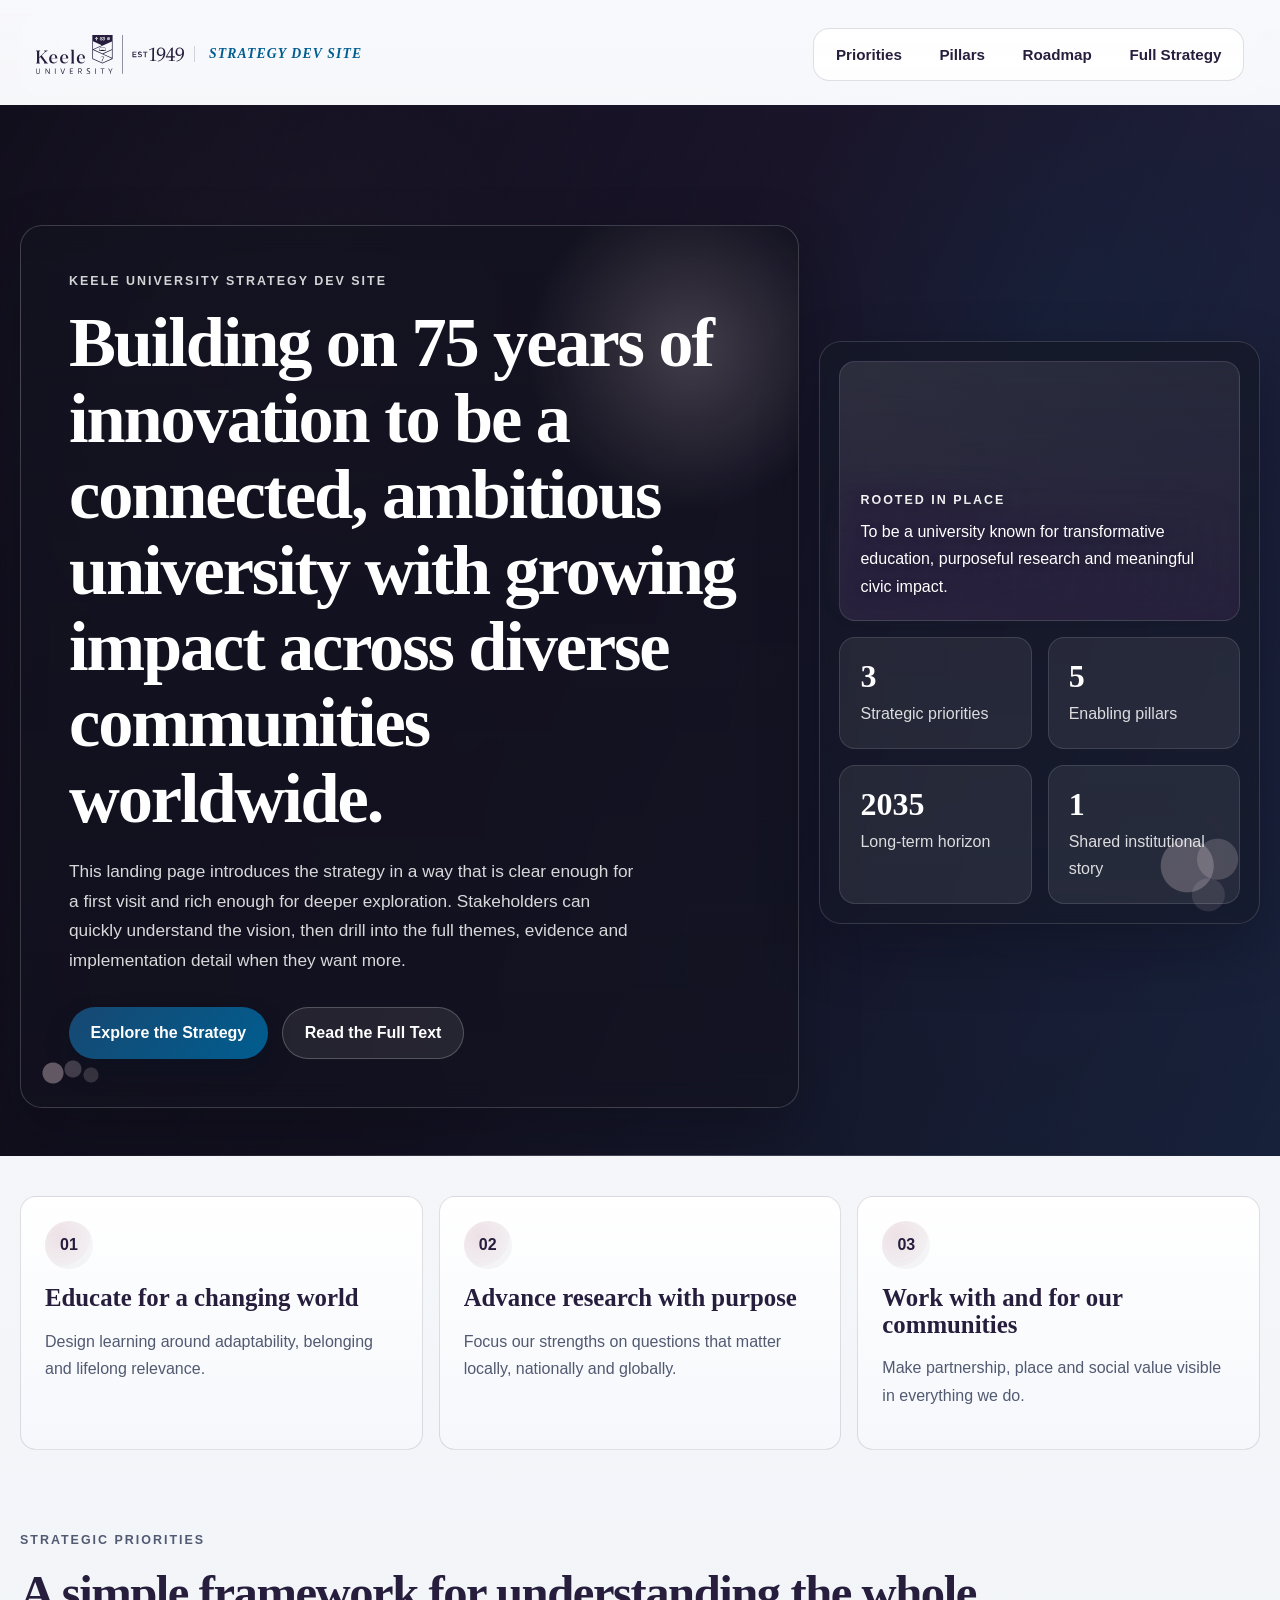
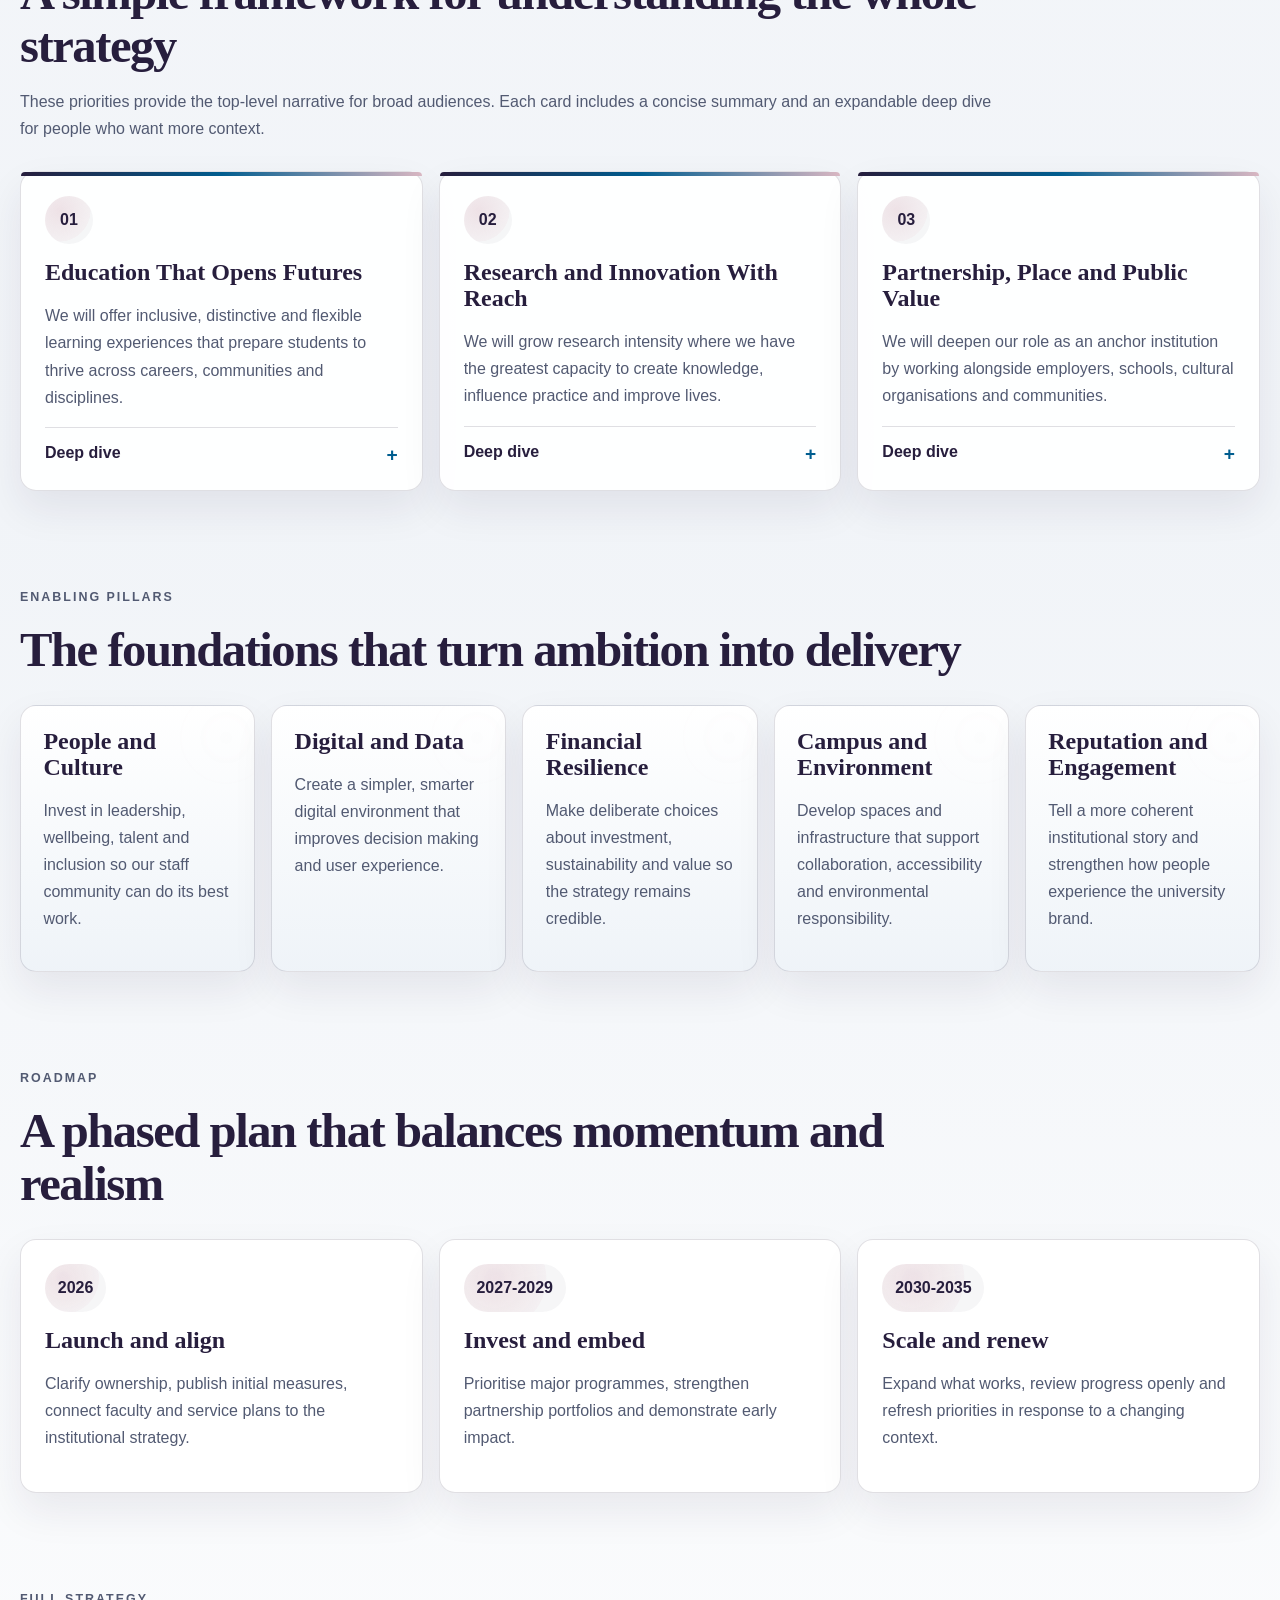
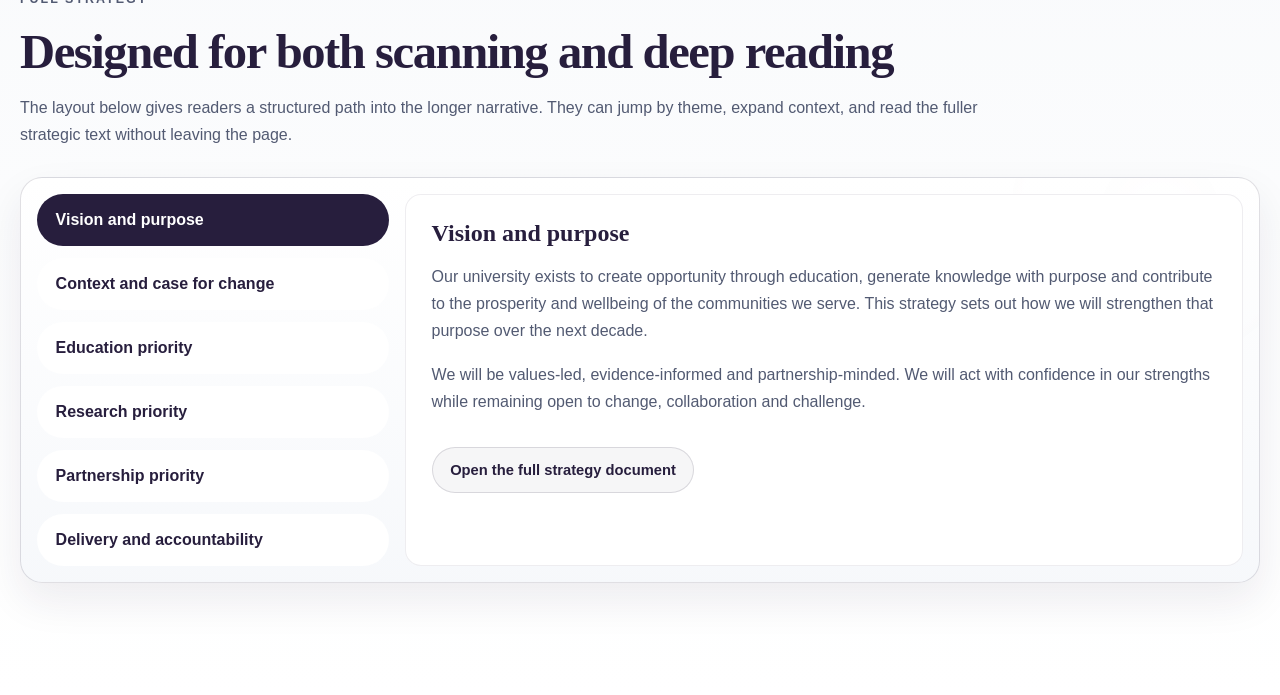
<file: index.html>
<!DOCTYPE html>
<html lang="en">
  <head>
    <meta charset="UTF-8" />
    <meta name="viewport" content="width=device-width, initial-scale=1.0" />
    <title>Keele University Strategy Dev Site</title>
    <link rel="stylesheet" href="styles.css" />
  </head>
  <body>
    <a class="skip-link" href="#top">Skip to main content</a>
    <div class="page-shell">
      <header class="site-header">
        <a class="brand" href="#top">
          <img
            class="brand-logo"
            src="brand-logo.svg"
            alt="Keele University logo"
          />
          <span class="brand-title">Strategy Dev Site</span>
        </a>
        <nav class="site-nav" aria-label="Primary">
          <a href="#priorities">Priorities</a>
          <a href="#pillars">Pillars</a>
          <a href="#roadmap">Roadmap</a>
          <a href="#text">Full Strategy</a>
        </nav>
      </header>

      <main id="top" tabindex="-1">
        <section class="hero">
          <div class="hero-media" aria-hidden="true">
            <video autoplay muted loop playsinline preload="metadata">
              <source src="https://www.keele.ac.uk/output.webm" type="video/webm" />
            </video>
          </div>

          <div class="hero-inner">
            <div class="hero-copy">
              <p class="eyebrow">Keele University Strategy Dev Site</p>
              <h1>Building on 75 years of innovation to be a connected, ambitious university with growing impact across diverse communities worldwide.</h1>
              <p class="hero-lead">
                This landing page introduces the strategy in a way that is clear enough for a first visit and rich enough
                for deeper exploration. Stakeholders can quickly understand the vision, then drill into the full themes,
                evidence and implementation detail when they want more.
              </p>
              <div class="hero-actions">
                <a class="button button-primary" href="#priorities">Explore the Strategy</a>
                <a class="button button-secondary" href="#text">Read the Full Text</a>
              </div>
            </div>

            <aside class="hero-panel" aria-label="Strategy at a glance">
              <div class="panel-card panel-card-image">
                <span class="panel-label">Rooted in place</span>
                <p>To be a university known for transformative education, purposeful research and meaningful civic impact.</p>
              </div>
              <div class="panel-grid">
                <article>
                  <span class="metric">3</span>
                  <p>Strategic priorities</p>
                </article>
                <article>
                  <span class="metric">5</span>
                  <p>Enabling pillars</p>
                </article>
                <article>
                  <span class="metric">2035</span>
                  <p>Long-term horizon</p>
                </article>
                <article>
                  <span class="metric">1</span>
                  <p>Shared institutional story</p>
                </article>
              </div>
            </aside>
          </div>
        </section>

        <section class="impact-strip" aria-label="Key strategic outcomes">
          <article>
            <span>01</span>
            <h2>Educate for a changing world</h2>
            <p>Design learning around adaptability, belonging and lifelong relevance.</p>
          </article>
          <article>
            <span>02</span>
            <h2>Advance research with purpose</h2>
            <p>Focus our strengths on questions that matter locally, nationally and globally.</p>
          </article>
          <article>
            <span>03</span>
            <h2>Work with and for our communities</h2>
            <p>Make partnership, place and social value visible in everything we do.</p>
          </article>
        </section>

        <section class="section" id="priorities">
          <div class="section-heading">
            <p class="eyebrow">Strategic Priorities</p>
            <h2>A simple framework for understanding the whole strategy</h2>
            <p>
              These priorities provide the top-level narrative for broad audiences. Each card includes a concise summary
              and an expandable deep dive for people who want more context.
            </p>
          </div>

          <div class="priority-grid">
            <article class="priority-card">
              <div class="priority-top">
                <span class="priority-index">01</span>
                <h3>Education That Opens Futures</h3>
                <p>
                  We will offer inclusive, distinctive and flexible learning experiences that prepare students to thrive
                  across careers, communities and disciplines.
                </p>
              </div>
              <details>
                <summary>Deep dive</summary>
                <div class="details-body">
                  <p>Focus areas include curriculum renewal, digital learning quality, student success, employability and a stronger sense of belonging.</p>
                  <ul>
                    <li>Embed interdisciplinary learning and real-world challenge projects.</li>
                    <li>Strengthen student support across transitions, retention and progression.</li>
                    <li>Expand flexible pathways for apprenticeships, part-time study and lifelong learning.</li>
                  </ul>
                </div>
              </details>
            </article>

            <article class="priority-card">
              <div class="priority-top">
                <span class="priority-index">02</span>
                <h3>Research and Innovation With Reach</h3>
                <p>
                  We will grow research intensity where we have the greatest capacity to create knowledge, influence
                  practice and improve lives.
                </p>
              </div>
              <details>
                <summary>Deep dive</summary>
                <div class="details-body">
                  <p>Our approach combines academic excellence with clearer pathways to translation, collaboration and public value.</p>
                  <ul>
                    <li>Invest in signature research areas with strong interdisciplinary potential.</li>
                    <li>Support talent, infrastructure and partnerships that help ideas move further and faster.</li>
                    <li>Broaden routes to innovation through business, policy and civic engagement.</li>
                  </ul>
                </div>
              </details>
            </article>

            <article class="priority-card">
              <div class="priority-top">
                <span class="priority-index">03</span>
                <h3>Partnership, Place and Public Value</h3>
                <p>
                  We will deepen our role as an anchor institution by working alongside employers, schools, cultural
                  organisations and communities.
                </p>
              </div>
              <details>
                <summary>Deep dive</summary>
                <div class="details-body">
                  <p>This priority ensures the strategy is outward-facing and legible to external stakeholders as well as internal audiences.</p>
                  <ul>
                    <li>Align activity more clearly with regional opportunity and social mobility.</li>
                    <li>Grow collaboration with strategic partners across sectors and geographies.</li>
                    <li>Make civic outcomes measurable, visible and celebrated.</li>
                  </ul>
                </div>
              </details>
            </article>
          </div>
        </section>

        <section class="section section-alt" id="pillars">
          <div class="section-heading">
            <p class="eyebrow">Enabling Pillars</p>
            <h2>The foundations that turn ambition into delivery</h2>
          </div>

          <div class="pillar-list">
            <article class="pillar-card">
              <h3>People and Culture</h3>
              <p>Invest in leadership, wellbeing, talent and inclusion so our staff community can do its best work.</p>
            </article>
            <article class="pillar-card">
              <h3>Digital and Data</h3>
              <p>Create a simpler, smarter digital environment that improves decision making and user experience.</p>
            </article>
            <article class="pillar-card">
              <h3>Financial Resilience</h3>
              <p>Make deliberate choices about investment, sustainability and value so the strategy remains credible.</p>
            </article>
            <article class="pillar-card">
              <h3>Campus and Environment</h3>
              <p>Develop spaces and infrastructure that support collaboration, accessibility and environmental responsibility.</p>
            </article>
            <article class="pillar-card">
              <h3>Reputation and Engagement</h3>
              <p>Tell a more coherent institutional story and strengthen how people experience the university brand.</p>
            </article>
          </div>
        </section>

        <section class="section roadmap-section" id="roadmap">
          <div class="section-heading">
            <p class="eyebrow">Roadmap</p>
            <h2>A phased plan that balances momentum and realism</h2>
          </div>

          <div class="roadmap">
            <article>
              <span class="roadmap-year">2026</span>
              <h3>Launch and align</h3>
              <p>Clarify ownership, publish initial measures, connect faculty and service plans to the institutional strategy.</p>
            </article>
            <article>
              <span class="roadmap-year">2027-2029</span>
              <h3>Invest and embed</h3>
              <p>Prioritise major programmes, strengthen partnership portfolios and demonstrate early impact.</p>
            </article>
            <article>
              <span class="roadmap-year">2030-2035</span>
              <h3>Scale and renew</h3>
              <p>Expand what works, review progress openly and refresh priorities in response to a changing context.</p>
            </article>
          </div>
        </section>

        <section class="section text-section" id="text">
          <div class="section-heading">
            <p class="eyebrow">Full Strategy</p>
            <h2>Designed for both scanning and deep reading</h2>
            <p>
              The layout below gives readers a structured path into the longer narrative. They can jump by theme, expand
              context, and read the fuller strategic text without leaving the page.
            </p>
          </div>

          <div class="text-layout">
            <aside class="text-nav" aria-label="Full strategy sections" role="tablist" aria-orientation="vertical">
              <button class="text-tab active" data-target="vision" id="tab-vision" role="tab" aria-selected="true" aria-controls="vision" tabindex="0">Vision and purpose</button>
              <button class="text-tab" data-target="context" id="tab-context" role="tab" aria-selected="false" aria-controls="context" tabindex="-1">Context and case for change</button>
              <button class="text-tab" data-target="education" id="tab-education" role="tab" aria-selected="false" aria-controls="education" tabindex="-1">Education priority</button>
              <button class="text-tab" data-target="research" id="tab-research" role="tab" aria-selected="false" aria-controls="research" tabindex="-1">Research priority</button>
              <button class="text-tab" data-target="partnership" id="tab-partnership" role="tab" aria-selected="false" aria-controls="partnership" tabindex="-1">Partnership priority</button>
              <button class="text-tab" data-target="delivery" id="tab-delivery" role="tab" aria-selected="false" aria-controls="delivery" tabindex="-1">Delivery and accountability</button>
            </aside>

            <div class="text-panels">
              <article class="text-panel active" id="vision" role="tabpanel" aria-labelledby="tab-vision">
                <h3>Vision and purpose</h3>
                <p>
                  Our university exists to create opportunity through education, generate knowledge with purpose and
                  contribute to the prosperity and wellbeing of the communities we serve. This strategy sets out how we
                  will strengthen that purpose over the next decade.
                </p>
                <p>
                  We will be values-led, evidence-informed and partnership-minded. We will act with confidence in our
                  strengths while remaining open to change, collaboration and challenge.
                </p>
                <a class="panel-link" href="full-strategy.html#vision-full">Open the full strategy document</a>
              </article>

              <article class="text-panel" id="context" role="tabpanel" aria-labelledby="tab-context" hidden>
                <h3>Context and case for change</h3>
                <p>
                  Higher education is facing greater complexity: shifts in student expectation, pressure on funding,
                  technological change, labour market transition and rising demands for demonstrable impact. In this
                  context, clarity of strategy is essential.
                </p>
                <p>
                  Our response is to focus more deliberately on where we can make the greatest difference, simplify how
                  the institution communicates its direction, and connect aspiration to practical delivery.
                </p>
                <a class="panel-link" href="full-strategy.html#context-full">Open the full strategy document</a>
              </article>

              <article class="text-panel" id="education" role="tabpanel" aria-labelledby="tab-education" hidden>
                <h3>Education priority</h3>
                <p>
                  We will create an educational experience that is intellectually challenging, inclusive by design and
                  connected to the needs of a changing world. Students will benefit from strong disciplinary foundations,
                  richer interdisciplinary opportunities and clearer pathways into employment and further learning.
                </p>
                <p>
                  This means improving curriculum agility, investing in teaching excellence, and making the student
                  journey more coherent from recruitment through to graduation and beyond.
                </p>
                <a class="panel-link" href="full-strategy.html#education-full">Open the full strategy document</a>
              </article>

              <article class="text-panel" id="research" role="tabpanel" aria-labelledby="tab-research" hidden>
                <h3>Research priority</h3>
                <p>
                  Our research will be recognised for both quality and usefulness. We will support areas of established
                  excellence, encourage collaboration across boundaries and create stronger routes from discovery to
                  impact.
                </p>
                <p>
                  Success will come from a balanced approach: backing talented people, building enabling infrastructure
                  and choosing partnership models that extend our influence.
                </p>
                <a class="panel-link" href="full-strategy.html#research-full">Open the full strategy document</a>
              </article>

              <article class="text-panel" id="partnership" role="tabpanel" aria-labelledby="tab-partnership" hidden>
                <h3>Partnership priority</h3>
                <p>
                  Our ambitions will be realised through relationships. We will deepen collaboration with employers,
                  public services, cultural organisations, schools, alumni and civic partners so that our teaching,
                  research and engagement create broader public value.
                </p>
                <p>
                  We want stakeholders to see this strategy not only as an internal plan, but as an invitation to build
                  the future with us.
                </p>
                <a class="panel-link" href="full-strategy.html#partnership-full">Open the full strategy document</a>
              </article>

              <article class="text-panel" id="delivery" role="tabpanel" aria-labelledby="tab-delivery" hidden>
                <h3>Delivery and accountability</h3>
                <p>
                  Strategy only matters when it shapes decisions. We will support delivery through transparent governance,
                  a small number of institutional measures, regular reporting and a clear line of sight between the
                  university strategy and local planning.
                </p>
                <p>
                  Progress will be reviewed regularly so we can adapt with discipline, learn from evidence and stay
                  accountable to our community and partners.
                </p>
                <a class="panel-link" href="full-strategy.html#delivery-full">Open the full strategy document</a>
              </article>
            </div>
          </div>
        </section>
      </main>
    </div>

    <script src="script.js"></script>
  </body>
</html>
</file>
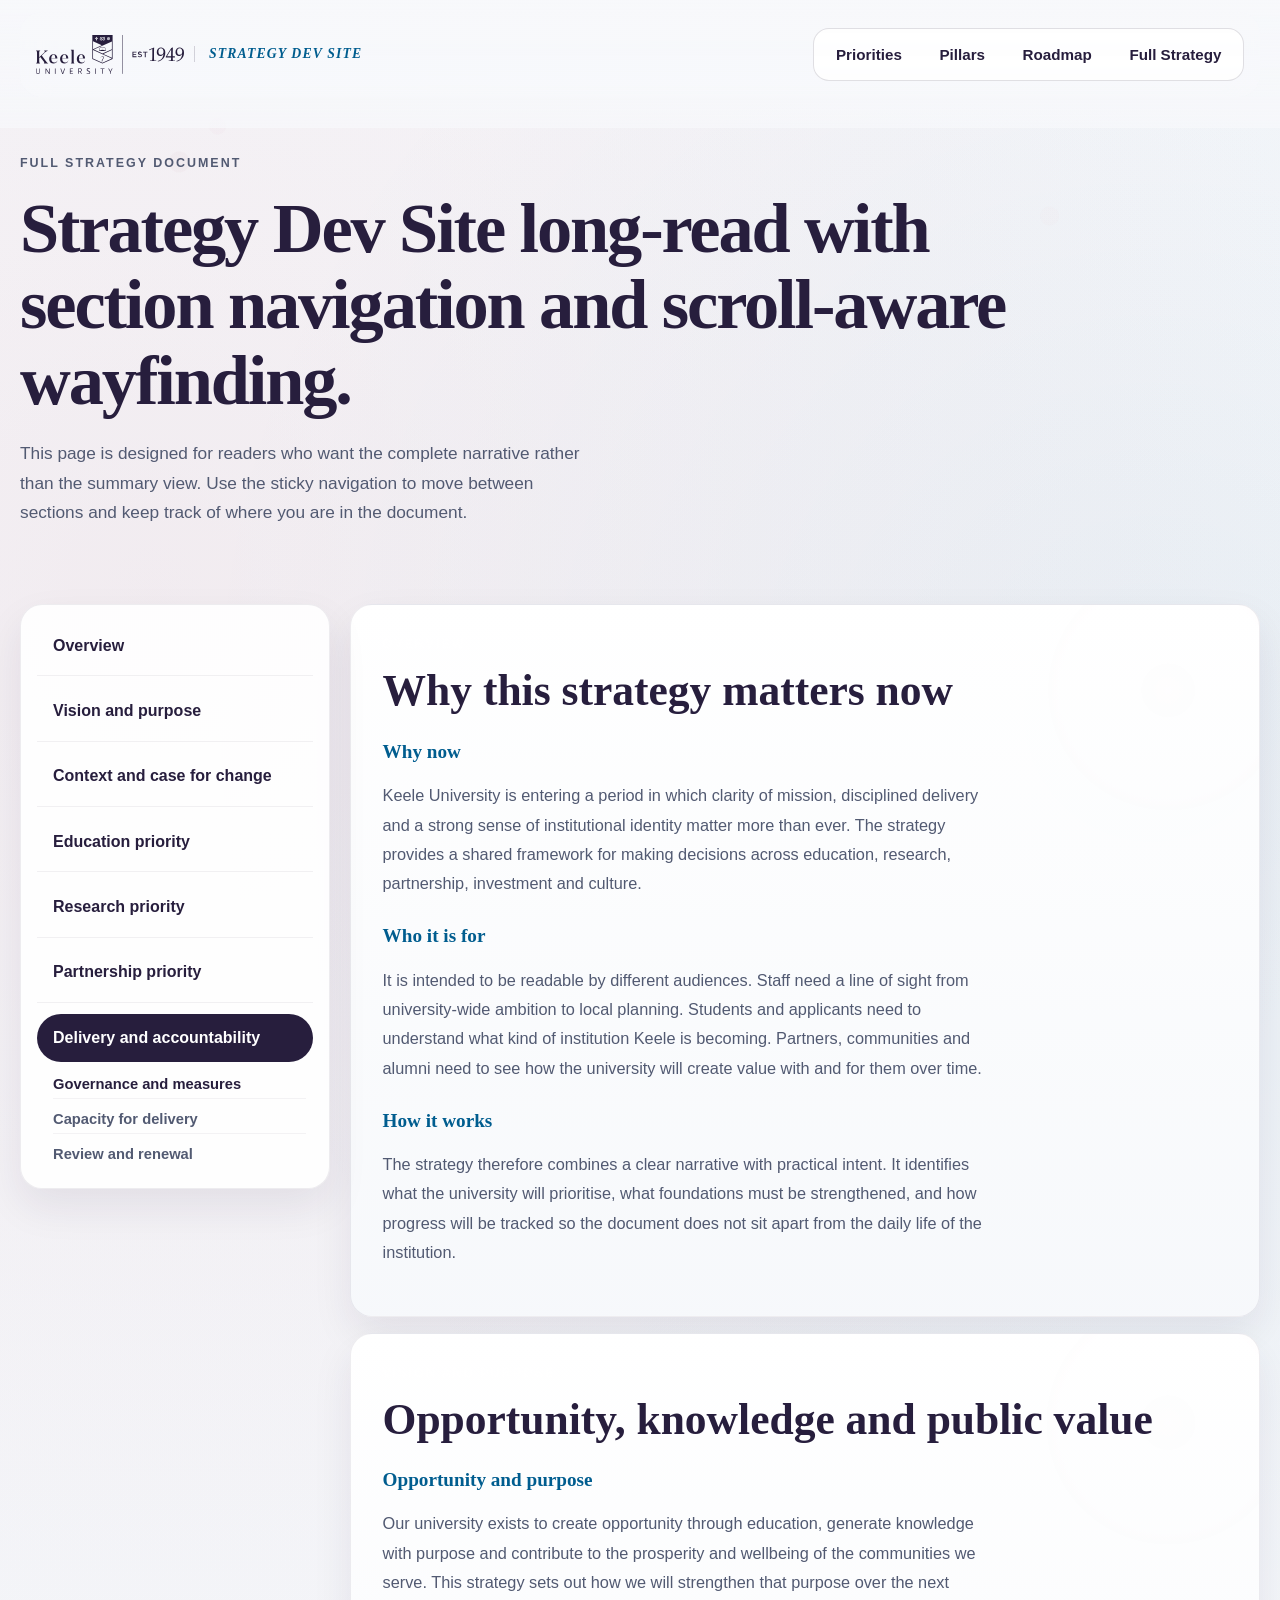
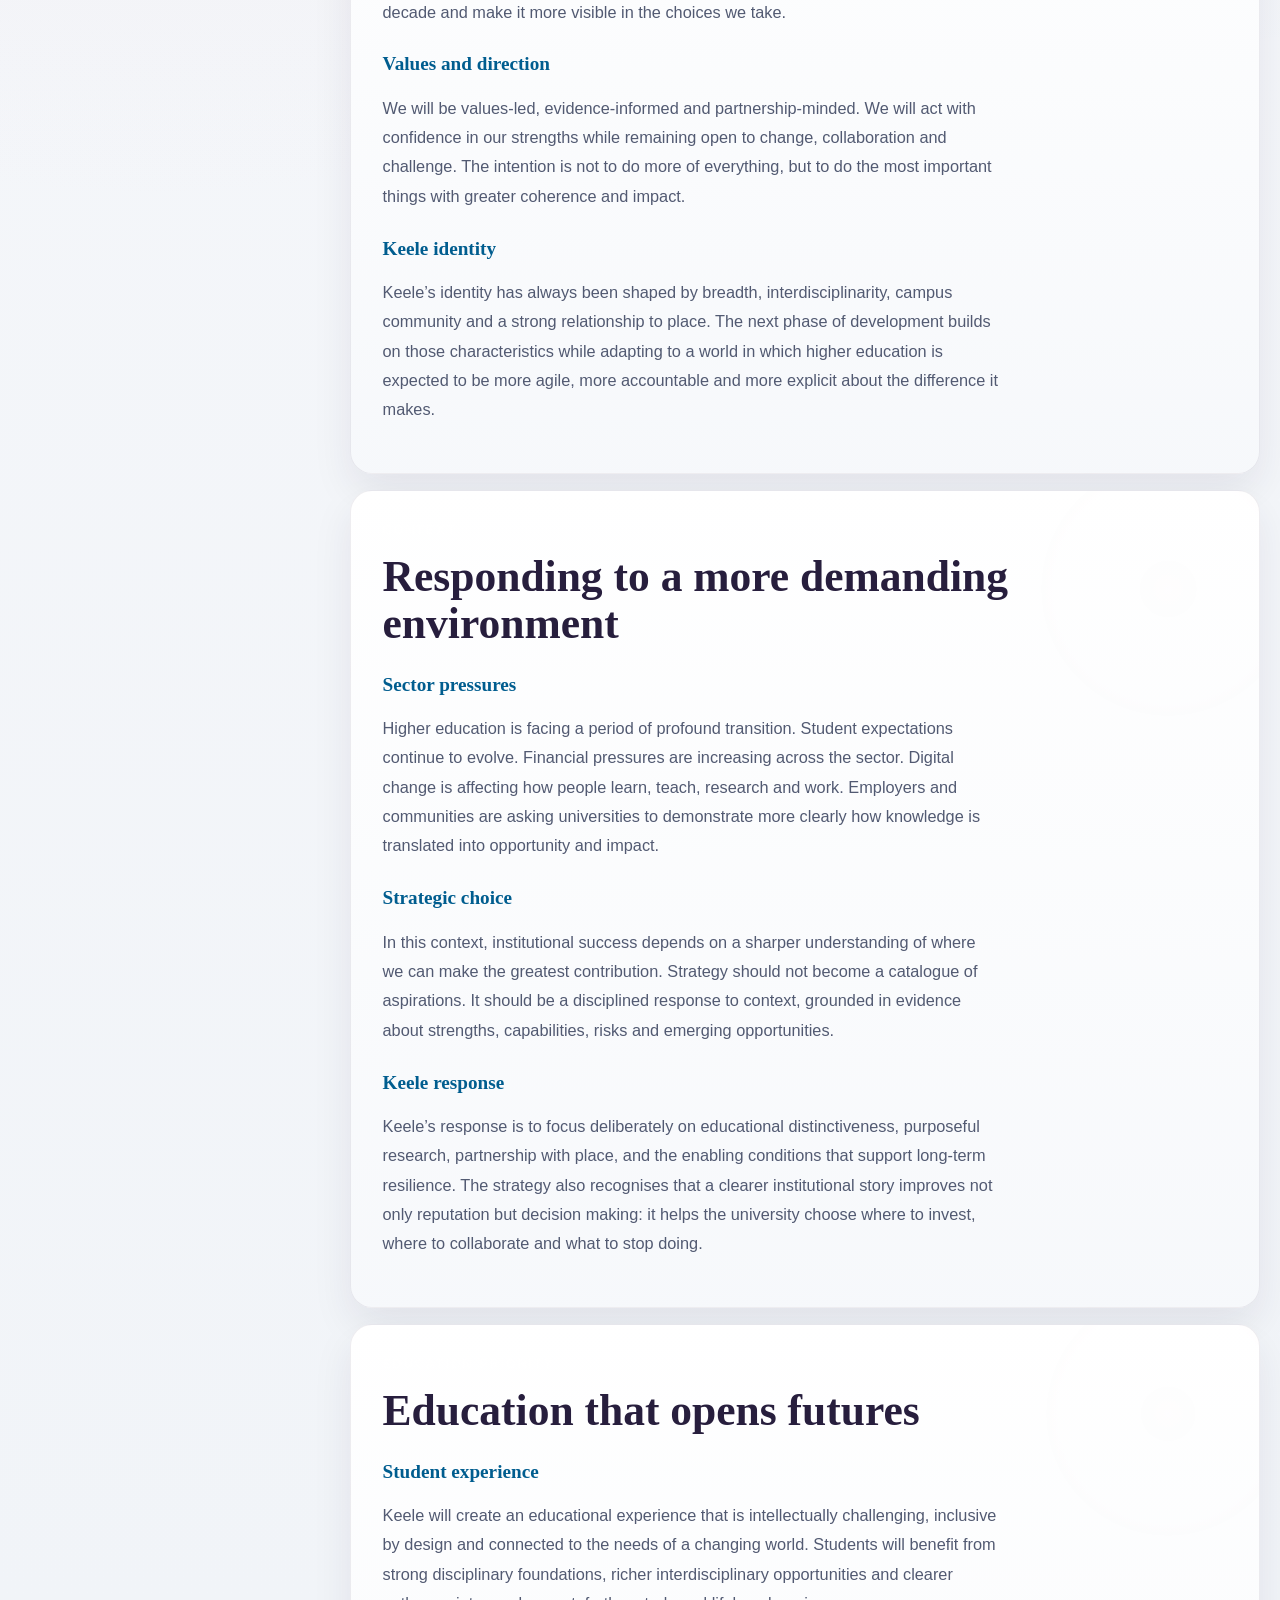
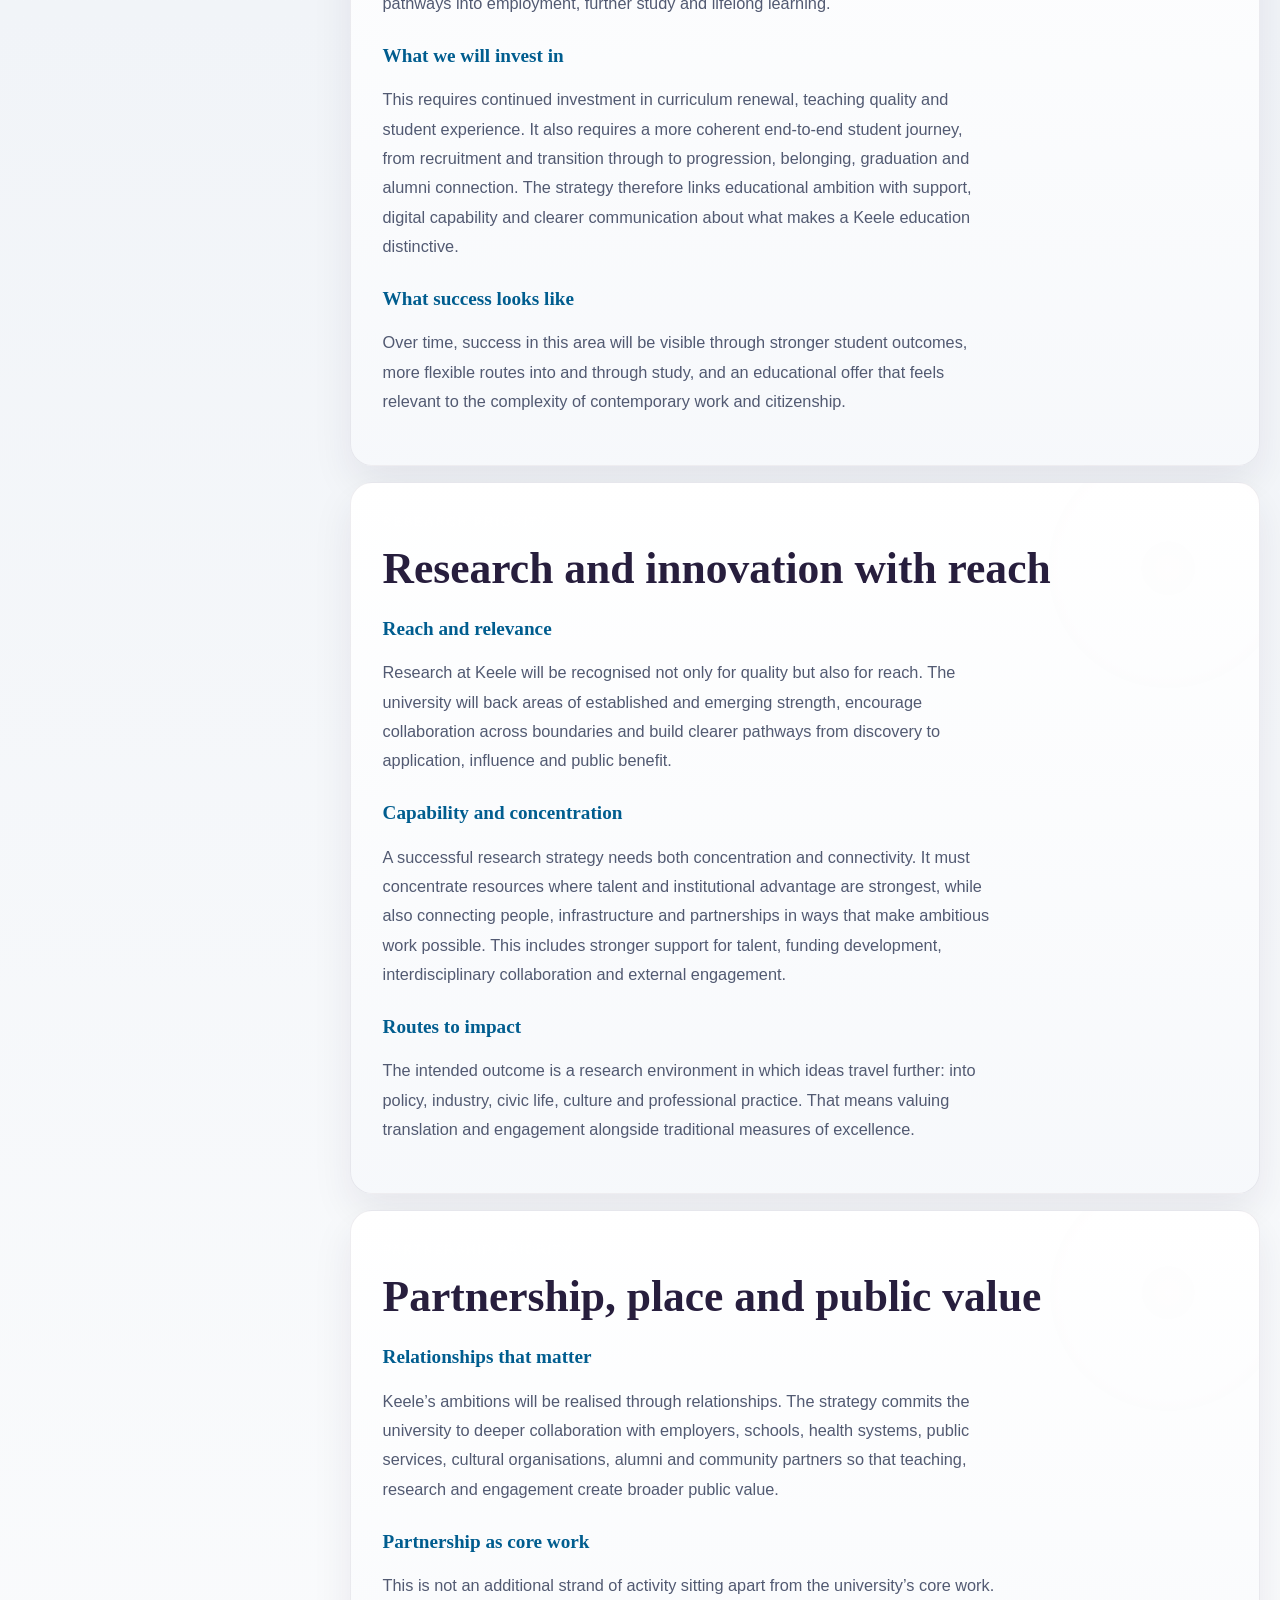
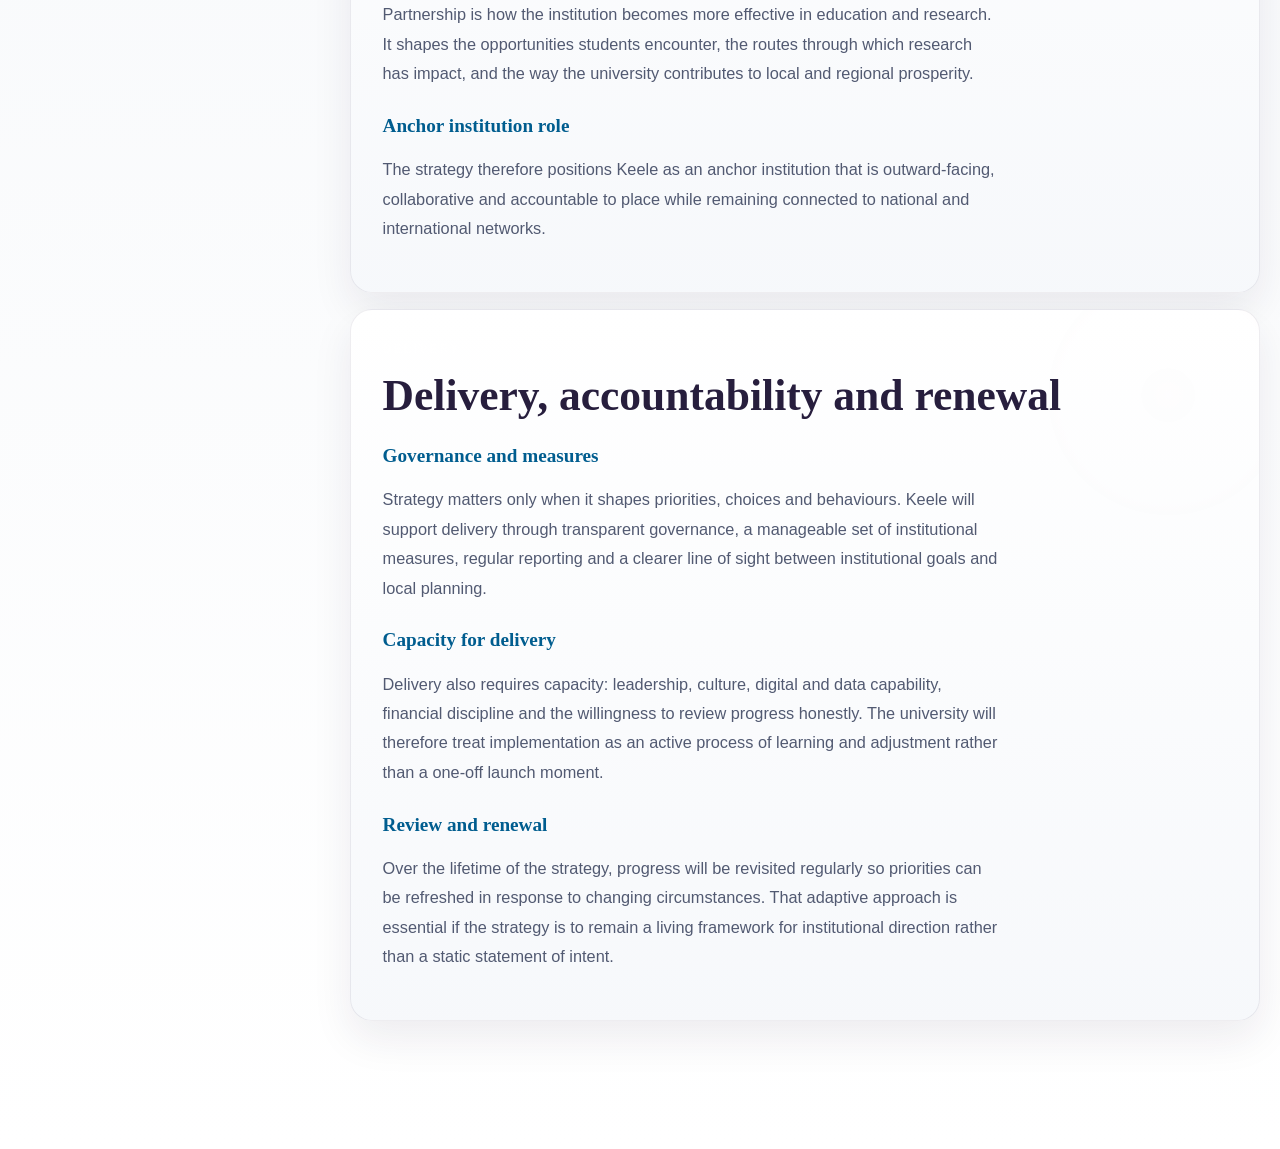
<file: full-strategy.html>
<!DOCTYPE html>
<html lang="en">
  <head>
    <meta charset="UTF-8" />
    <meta name="viewport" content="width=device-width, initial-scale=1.0" />
    <title>Keele University Strategy Dev Site | Full Strategy</title>
    <link rel="stylesheet" href="styles.css" />
  </head>
  <body class="full-strategy-page">
    <a class="skip-link" href="#full-strategy-top">Skip to main content</a>
    <div class="page-shell">
      <header class="site-header">
        <a class="brand" href="index.html#top">
          <img
            class="brand-logo"
            src="brand-logo.svg"
            alt="Keele University logo"
          />
          <span class="brand-title">Strategy Dev Site</span>
        </a>
        <nav class="site-nav" aria-label="Primary">
          <a href="index.html#priorities">Priorities</a>
          <a href="index.html#pillars">Pillars</a>
          <a href="index.html#roadmap">Roadmap</a>
          <a href="#full-strategy-top">Full Strategy</a>
        </nav>
      </header>

      <main id="full-strategy-top" tabindex="-1">
        <section class="section full-strategy-hero">
          <div class="section-heading">
            <p class="eyebrow">Full strategy document</p>
            <h1>Strategy Dev Site long-read with section navigation and scroll-aware wayfinding.</h1>
            <p class="hero-lead">
              This page is designed for readers who want the complete narrative rather than the summary view. Use the
              sticky navigation to move between sections and keep track of where you are in the document.
            </p>
          </div>
        </section>

        <section class="full-strategy-layout">
          <aside class="scrollspy-nav" aria-label="Full strategy navigation">
            <div class="scrollspy-group active" data-section-group="overview-full">
              <a class="scrollspy-link active" href="#overview-full" aria-current="location">Overview</a>
              <div class="scrollspy-sublinks">
                <a class="scrollspy-sublink active" href="#overview-now" aria-current="location">Why now</a>
                <a class="scrollspy-sublink" href="#overview-audiences">Who it is for</a>
                <a class="scrollspy-sublink" href="#overview-framework">How it works</a>
              </div>
            </div>
            <div class="scrollspy-group" data-section-group="vision-full">
              <a class="scrollspy-link" href="#vision-full">Vision and purpose</a>
              <div class="scrollspy-sublinks">
                <a class="scrollspy-sublink" href="#vision-opportunity">Opportunity and purpose</a>
                <a class="scrollspy-sublink" href="#vision-values">Values and direction</a>
                <a class="scrollspy-sublink" href="#vision-identity">Keele identity</a>
              </div>
            </div>
            <div class="scrollspy-group" data-section-group="context-full">
              <a class="scrollspy-link" href="#context-full">Context and case for change</a>
              <div class="scrollspy-sublinks">
                <a class="scrollspy-sublink" href="#context-pressures">Sector pressures</a>
                <a class="scrollspy-sublink" href="#context-choice">Strategic choice</a>
                <a class="scrollspy-sublink" href="#context-focus">Keele response</a>
              </div>
            </div>
            <div class="scrollspy-group" data-section-group="education-full">
              <a class="scrollspy-link" href="#education-full">Education priority</a>
              <div class="scrollspy-sublinks">
                <a class="scrollspy-sublink" href="#education-experience">Student experience</a>
                <a class="scrollspy-sublink" href="#education-investment">What we will invest in</a>
                <a class="scrollspy-sublink" href="#education-outcomes">What success looks like</a>
              </div>
            </div>
            <div class="scrollspy-group" data-section-group="research-full">
              <a class="scrollspy-link" href="#research-full">Research priority</a>
              <div class="scrollspy-sublinks">
                <a class="scrollspy-sublink" href="#research-reach">Reach and relevance</a>
                <a class="scrollspy-sublink" href="#research-capability">Capability and concentration</a>
                <a class="scrollspy-sublink" href="#research-impact">Routes to impact</a>
              </div>
            </div>
            <div class="scrollspy-group" data-section-group="partnership-full">
              <a class="scrollspy-link" href="#partnership-full">Partnership priority</a>
              <div class="scrollspy-sublinks">
                <a class="scrollspy-sublink" href="#partnership-relationships">Relationships that matter</a>
                <a class="scrollspy-sublink" href="#partnership-core">Partnership as core work</a>
                <a class="scrollspy-sublink" href="#partnership-anchor">Anchor institution role</a>
              </div>
            </div>
            <div class="scrollspy-group" data-section-group="delivery-full">
              <a class="scrollspy-link" href="#delivery-full">Delivery and accountability</a>
              <div class="scrollspy-sublinks">
                <a class="scrollspy-sublink" href="#delivery-governance">Governance and measures</a>
                <a class="scrollspy-sublink" href="#delivery-capacity">Capacity for delivery</a>
                <a class="scrollspy-sublink" href="#delivery-renewal">Review and renewal</a>
              </div>
            </div>
          </aside>

          <div class="full-strategy-content">
            <section class="full-strategy-block" id="overview-full" data-spy-section>
              <p class="eyebrow">Overview</p>
              <h2>Why this strategy matters now</h2>
              <h3 id="overview-now" data-spy-subsection data-parent-section="overview-full">Why now</h3>
              <p>
                Keele University is entering a period in which clarity of mission, disciplined delivery and a strong
                sense of institutional identity matter more than ever. The strategy provides a shared framework for
                making decisions across education, research, partnership, investment and culture.
              </p>
              <h3 id="overview-audiences" data-spy-subsection data-parent-section="overview-full">Who it is for</h3>
              <p>
                It is intended to be readable by different audiences. Staff need a line of sight from university-wide
                ambition to local planning. Students and applicants need to understand what kind of institution Keele is
                becoming. Partners, communities and alumni need to see how the university will create value with and for
                them over time.
              </p>
              <h3 id="overview-framework" data-spy-subsection data-parent-section="overview-full">How it works</h3>
              <p>
                The strategy therefore combines a clear narrative with practical intent. It identifies what the
                university will prioritise, what foundations must be strengthened, and how progress will be tracked so
                the document does not sit apart from the daily life of the institution.
              </p>
            </section>

            <section class="full-strategy-block" id="vision-full" data-spy-section>
              <p class="eyebrow">Vision and purpose</p>
              <h2>Opportunity, knowledge and public value</h2>
              <h3 id="vision-opportunity" data-spy-subsection data-parent-section="vision-full">Opportunity and purpose</h3>
              <p>
                Our university exists to create opportunity through education, generate knowledge with purpose and
                contribute to the prosperity and wellbeing of the communities we serve. This strategy sets out how we
                will strengthen that purpose over the next decade and make it more visible in the choices we take.
              </p>
              <h3 id="vision-values" data-spy-subsection data-parent-section="vision-full">Values and direction</h3>
              <p>
                We will be values-led, evidence-informed and partnership-minded. We will act with confidence in our
                strengths while remaining open to change, collaboration and challenge. The intention is not to do more
                of everything, but to do the most important things with greater coherence and impact.
              </p>
              <h3 id="vision-identity" data-spy-subsection data-parent-section="vision-full">Keele identity</h3>
              <p>
                Keele’s identity has always been shaped by breadth, interdisciplinarity, campus community and a strong
                relationship to place. The next phase of development builds on those characteristics while adapting to a
                world in which higher education is expected to be more agile, more accountable and more explicit about
                the difference it makes.
              </p>
            </section>

            <section class="full-strategy-block" id="context-full" data-spy-section>
              <p class="eyebrow">Context</p>
              <h2>Responding to a more demanding environment</h2>
              <h3 id="context-pressures" data-spy-subsection data-parent-section="context-full">Sector pressures</h3>
              <p>
                Higher education is facing a period of profound transition. Student expectations continue to evolve.
                Financial pressures are increasing across the sector. Digital change is affecting how people learn,
                teach, research and work. Employers and communities are asking universities to demonstrate more clearly
                how knowledge is translated into opportunity and impact.
              </p>
              <h3 id="context-choice" data-spy-subsection data-parent-section="context-full">Strategic choice</h3>
              <p>
                In this context, institutional success depends on a sharper understanding of where we can make the
                greatest contribution. Strategy should not become a catalogue of aspirations. It should be a disciplined
                response to context, grounded in evidence about strengths, capabilities, risks and emerging
                opportunities.
              </p>
              <h3 id="context-focus" data-spy-subsection data-parent-section="context-full">Keele response</h3>
              <p>
                Keele’s response is to focus deliberately on educational distinctiveness, purposeful research,
                partnership with place, and the enabling conditions that support long-term resilience. The strategy also
                recognises that a clearer institutional story improves not only reputation but decision making: it helps
                the university choose where to invest, where to collaborate and what to stop doing.
              </p>
            </section>

            <section class="full-strategy-block" id="education-full" data-spy-section>
              <p class="eyebrow">Education priority</p>
              <h2>Education that opens futures</h2>
              <h3 id="education-experience" data-spy-subsection data-parent-section="education-full">Student experience</h3>
              <p>
                Keele will create an educational experience that is intellectually challenging, inclusive by design and
                connected to the needs of a changing world. Students will benefit from strong disciplinary foundations,
                richer interdisciplinary opportunities and clearer pathways into employment, further study and lifelong
                learning.
              </p>
              <h3 id="education-investment" data-spy-subsection data-parent-section="education-full">What we will invest in</h3>
              <p>
                This requires continued investment in curriculum renewal, teaching quality and student experience. It
                also requires a more coherent end-to-end student journey, from recruitment and transition through to
                progression, belonging, graduation and alumni connection. The strategy therefore links educational
                ambition with support, digital capability and clearer communication about what makes a Keele education
                distinctive.
              </p>
              <h3 id="education-outcomes" data-spy-subsection data-parent-section="education-full">What success looks like</h3>
              <p>
                Over time, success in this area will be visible through stronger student outcomes, more flexible routes
                into and through study, and an educational offer that feels relevant to the complexity of contemporary
                work and citizenship.
              </p>
            </section>

            <section class="full-strategy-block" id="research-full" data-spy-section>
              <p class="eyebrow">Research priority</p>
              <h2>Research and innovation with reach</h2>
              <h3 id="research-reach" data-spy-subsection data-parent-section="research-full">Reach and relevance</h3>
              <p>
                Research at Keele will be recognised not only for quality but also for reach. The university will back
                areas of established and emerging strength, encourage collaboration across boundaries and build clearer
                pathways from discovery to application, influence and public benefit.
              </p>
              <h3 id="research-capability" data-spy-subsection data-parent-section="research-full">Capability and concentration</h3>
              <p>
                A successful research strategy needs both concentration and connectivity. It must concentrate resources
                where talent and institutional advantage are strongest, while also connecting people, infrastructure and
                partnerships in ways that make ambitious work possible. This includes stronger support for talent,
                funding development, interdisciplinary collaboration and external engagement.
              </p>
              <h3 id="research-impact" data-spy-subsection data-parent-section="research-full">Routes to impact</h3>
              <p>
                The intended outcome is a research environment in which ideas travel further: into policy, industry,
                civic life, culture and professional practice. That means valuing translation and engagement alongside
                traditional measures of excellence.
              </p>
            </section>

            <section class="full-strategy-block" id="partnership-full" data-spy-section>
              <p class="eyebrow">Partnership priority</p>
              <h2>Partnership, place and public value</h2>
              <h3 id="partnership-relationships" data-spy-subsection data-parent-section="partnership-full">Relationships that matter</h3>
              <p>
                Keele’s ambitions will be realised through relationships. The strategy commits the university to deeper
                collaboration with employers, schools, health systems, public services, cultural organisations, alumni
                and community partners so that teaching, research and engagement create broader public value.
              </p>
              <h3 id="partnership-core" data-spy-subsection data-parent-section="partnership-full">Partnership as core work</h3>
              <p>
                This is not an additional strand of activity sitting apart from the university’s core work. Partnership
                is how the institution becomes more effective in education and research. It shapes the opportunities
                students encounter, the routes through which research has impact, and the way the university contributes
                to local and regional prosperity.
              </p>
              <h3 id="partnership-anchor" data-spy-subsection data-parent-section="partnership-full">Anchor institution role</h3>
              <p>
                The strategy therefore positions Keele as an anchor institution that is outward-facing, collaborative
                and accountable to place while remaining connected to national and international networks.
              </p>
            </section>

            <section class="full-strategy-block" id="delivery-full" data-spy-section>
              <p class="eyebrow">Delivery</p>
              <h2>Delivery, accountability and renewal</h2>
              <h3 id="delivery-governance" data-spy-subsection data-parent-section="delivery-full">Governance and measures</h3>
              <p>
                Strategy matters only when it shapes priorities, choices and behaviours. Keele will support delivery
                through transparent governance, a manageable set of institutional measures, regular reporting and a
                clearer line of sight between institutional goals and local planning.
              </p>
              <h3 id="delivery-capacity" data-spy-subsection data-parent-section="delivery-full">Capacity for delivery</h3>
              <p>
                Delivery also requires capacity: leadership, culture, digital and data capability, financial discipline
                and the willingness to review progress honestly. The university will therefore treat implementation as an
                active process of learning and adjustment rather than a one-off launch moment.
              </p>
              <h3 id="delivery-renewal" data-spy-subsection data-parent-section="delivery-full">Review and renewal</h3>
              <p>
                Over the lifetime of the strategy, progress will be revisited regularly so priorities can be refreshed in
                response to changing circumstances. That adaptive approach is essential if the strategy is to remain a
                living framework for institutional direction rather than a static statement of intent.
              </p>
            </section>
          </div>
        </section>
      </main>
    </div>

    <script src="script.js"></script>
  </body>
</html>
</file>
<file: styles.css>
:root {
  --keele-blue: #271e3d;
  --keele-blue-deep: #271e3d;
  --keele-blue-mid: #174872;
  --keele-blue-bright: #005d8f;
  --text: #1f2440;
  --muted: #525a72;
  --surface: #ffffff;
  --surface-soft: #f7f8fb;
  --surface-tint: #eef3f8;
  --line: rgba(39, 30, 61, 0.14);
  --line-strong: rgba(39, 30, 61, 0.22);
  --shadow: 0 18px 40px rgba(39, 30, 61, 0.08);
  --blossom: #e8d3da;
  --blossom-strong: #d9b7c2;
  --blossom-glow: rgba(232, 211, 218, 0.5);
  --radius-xl: 22px;
  --radius-lg: 16px;
  --radius-md: 10px;
  --max-width: 1240px;
}

* {
  box-sizing: border-box;
}

html {
  scroll-behavior: smooth;
  overflow-x: clip;
}

body {
  margin: 0;
  min-height: 100vh;
  overflow-x: clip;
  font-family: Arial, Helvetica, sans-serif;
  color: var(--text);
  background:
    radial-gradient(circle at 12% 10%, rgba(232, 211, 218, 0.32), transparent 22%),
    radial-gradient(circle at 90% 12%, rgba(0, 93, 143, 0.06), transparent 18%),
    linear-gradient(180deg, #f7f8fb 0%, #f1f4f8 54%, #ffffff 100%);
}

body::before {
  content: "";
  position: fixed;
  inset: 0;
  pointer-events: none;
  opacity: 0.55;
  background-image:
    radial-gradient(circle at 14% 18%, rgba(232, 211, 218, 0.28) 0 10px, transparent 11px),
    radial-gradient(circle at 17% 14%, rgba(232, 211, 218, 0.18) 0 8px, transparent 9px),
    radial-gradient(circle at 82% 24%, rgba(232, 211, 218, 0.14) 0 9px, transparent 10px);
  background-repeat: no-repeat;
}

.skip-link {
  position: absolute;
  top: 1rem;
  left: 1rem;
  z-index: 100;
  padding: 0.85rem 1.1rem;
  border-radius: 999px;
  background: var(--keele-blue);
  color: #ffffff;
  font-weight: 700;
  text-decoration: none;
  transform: translateY(-150%);
  transition: transform 180ms ease;
}

.skip-link:focus {
  transform: translateY(0);
}

.site-nav a:focus-visible,
.button:focus-visible,
.text-tab:focus-visible,
.panel-link:focus-visible,
.scrollspy-link:focus-visible,
.scrollspy-sublink:focus-visible,
summary:focus-visible,
.brand:focus-visible {
  outline: 3px solid var(--keele-blue-bright);
  outline-offset: 4px;
}

main#top:focus {
  outline: none;
}

.page-shell {
  position: relative;
  width: min(calc(100% - 2rem), var(--max-width));
  margin: 0 auto;
  padding-bottom: 4rem;
}

.page-shell::before {
  content: "";
  position: absolute;
  top: 0;
  left: 50%;
  width: 100vw;
  height: 8rem;
  transform: translateX(-50%);
  background: linear-gradient(180deg, rgba(247, 248, 251, 0.95), rgba(247, 248, 251, 0.78));
  z-index: 0;
}

.page-shell > * {
  position: relative;
  z-index: 1;
}

.site-header {
  position: sticky;
  top: 0.75rem;
  z-index: 20;
  display: flex;
  justify-content: space-between;
  align-items: center;
  gap: 1rem;
  padding: 1rem 1rem;
  border-radius: var(--radius-xl);
  background: linear-gradient(180deg, rgba(247, 248, 251, 0.95), rgba(247, 248, 251, 0.78));
  backdrop-filter: blur(14px);
}

.brand {
  display: inline-flex;
  align-items: center;
  gap: 0.65rem;
  color: var(--keele-blue);
  text-decoration: none;
}

.brand-logo {
  display: block;
  width: 148px;
  height: auto;
  object-fit: contain;
}

.brand-title {
  display: inline-block;
  padding-left: 0.85rem;
  border-left: 1px solid rgba(39, 30, 61, 0.18);
  font-family: Palatino, "Palatino Linotype", "Book Antiqua", Georgia, serif;
  font-size: 0.86rem;
  font-style: italic;
  font-weight: 700;
  letter-spacing: 0.08em;
  text-transform: uppercase;
  color: var(--keele-blue-bright);
  white-space: nowrap;
}

.site-nav {
  display: inline-flex;
  flex-wrap: wrap;
  gap: 0.35rem;
  padding: 0.35rem;
  background: rgba(255, 255, 255, 0.92);
  border: 1px solid var(--line);
  border-radius: var(--radius-lg);
}

.site-nav a {
  color: var(--keele-blue);
  text-decoration: none;
  font-size: 0.95rem;
  font-weight: 700;
  padding: 0.7rem 1rem;
  border-radius: 999px;
  transition: background-color 180ms ease, color 180ms ease, transform 180ms ease;
}

.site-nav a:hover,
.site-nav a:focus-visible {
  background: rgba(39, 30, 61, 0.08);
  color: var(--keele-blue-bright);
  transform: translateY(-1px);
}

.hero {
  position: relative;
  width: auto;
  margin-top: 1.25rem;
  margin-bottom: 2.5rem;
  margin-left: calc(50% - 50vw);
  margin-right: calc(50% - 50vw);
  min-height: min(88vh, 840px);
  overflow: hidden;
  padding: 7.5rem 0 3rem;
  background: var(--keele-blue-deep);
  isolation: isolate;
}

.hero::after {
  content: "";
  position: absolute;
  inset: 0;
  background:
    linear-gradient(115deg, rgba(15, 13, 25, 0.86) 0%, rgba(15, 13, 25, 0.48) 46%, rgba(23, 72, 114, 0.28) 100%),
    linear-gradient(180deg, rgba(15, 13, 25, 0.16) 0%, rgba(15, 13, 25, 0.68) 100%);
  z-index: 1;
}

.hero::before {
  content: "";
  position: absolute;
  inset: auto 0 0;
  height: 1px;
  background: linear-gradient(90deg, transparent, rgba(255, 255, 255, 0.22), transparent);
  z-index: 3;
}

.hero-media {
  position: absolute;
  inset: 0;
}

.hero-media::after {
  content: "";
  position: absolute;
  inset: 0;
  background:
    radial-gradient(circle at 18% 24%, rgba(232, 211, 218, 0.16), transparent 24%),
    radial-gradient(circle at 82% 20%, rgba(0, 93, 143, 0.18), transparent 20%);
}

.hero-media video {
  width: 100%;
  height: 100%;
  object-fit: cover;
}

.hero-inner {
  position: relative;
  z-index: 2;
  display: grid;
  grid-template-columns: minmax(0, 1.45fr) minmax(320px, 0.82fr);
  gap: 1.25rem;
  align-items: start;
  width: min(calc(100% - 2rem), var(--max-width));
  margin: 0 auto;
}

.hero-copy,
.hero-panel,
.impact-strip article,
.priority-card,
.pillar-card,
.roadmap article,
.text-layout {
  animation: rise 650ms ease both;
}

.hero-copy {
  position: relative;
  overflow: hidden;
  padding: 3rem;
  border-radius: var(--radius-xl);
  background:
    radial-gradient(circle at 86% 14%, rgba(232, 211, 218, 0.22), transparent 16%),
    linear-gradient(180deg, rgba(18, 18, 31, 0.76), rgba(18, 18, 31, 0.6));
  border: 1px solid rgba(255, 255, 255, 0.18);
  box-shadow: 0 24px 60px rgba(6, 8, 16, 0.32);
  backdrop-filter: blur(14px);
}

.hero-copy::after {
  content: "";
  position: absolute;
  inset: auto auto 1.25rem 1.25rem;
  width: 120px;
  height: 28px;
  background:
    radial-gradient(circle at 12px 14px, rgba(232, 211, 218, 0.42) 0 10px, transparent 11px),
    radial-gradient(circle at 32px 10px, rgba(232, 211, 218, 0.26) 0 8px, transparent 9px),
    radial-gradient(circle at 50px 16px, rgba(232, 211, 218, 0.2) 0 7px, transparent 8px);
  opacity: 0.9;
}

.eyebrow {
  margin: 0 0 1rem;
  font-size: 0.78rem;
  font-weight: 700;
  letter-spacing: 0.16em;
  text-transform: uppercase;
  color: rgba(255, 255, 255, 0.82);
}

h1,
h2,
h3 {
  margin: 0;
  font-family: Palatino, "Palatino Linotype", "Book Antiqua", Georgia, serif;
  line-height: 1.08;
  color: var(--keele-blue);
}

h1 {
  font-size: clamp(3rem, 5.5vw, 5rem);
  letter-spacing: -0.03em;
  color: white;
}

.hero-lead,
.section-heading p,
.priority-top p,
.pillar-card p,
.roadmap p,
.text-panel p,
.impact-strip p,
.panel-card p,
.panel-grid p {
  color: var(--muted);
  line-height: 1.7;
}

.hero-lead {
  font-size: 1.08rem;
  max-width: 60ch;
  margin: 1.35rem 0 0;
  color: rgba(255, 255, 255, 0.84);
}

.hero-actions {
  display: flex;
  flex-wrap: wrap;
  gap: 0.9rem;
  margin-top: 2rem;
}

.button {
  display: inline-flex;
  align-items: center;
  justify-content: center;
  min-height: 52px;
  padding: 0.9rem 1.35rem;
  border-radius: 999px;
  text-decoration: none;
  font-weight: 700;
  transition: transform 180ms ease, box-shadow 180ms ease, background-color 180ms ease, border-color 180ms ease;
}

.button:hover,
.button:focus-visible {
  transform: translateY(-2px);
}

.button-primary {
  color: white;
  background: linear-gradient(135deg, var(--keele-blue-mid), var(--keele-blue-bright));
  box-shadow: 0 12px 24px rgba(7, 20, 34, 0.32);
}

.button-secondary {
  color: white;
  background: rgba(255, 255, 255, 0.08);
  border: 1px solid rgba(255, 255, 255, 0.22);
}

.hero-panel {
  position: sticky;
  top: 7.25rem;
  overflow: hidden;
  display: grid;
  gap: 1rem;
  padding: 1.2rem;
  border-radius: var(--radius-xl);
  background: linear-gradient(180deg, rgba(20, 24, 38, 0.72), rgba(20, 24, 38, 0.54));
  color: white;
  border: 1px solid rgba(255, 255, 255, 0.14);
  box-shadow: 0 24px 60px rgba(6, 8, 16, 0.3);
  backdrop-filter: blur(14px);
}

.hero-panel::after {
  content: "";
  position: absolute;
  right: -18px;
  bottom: -22px;
  width: 132px;
  height: 132px;
  border-radius: 50%;
  background:
    radial-gradient(circle at 32% 40%, rgba(232, 211, 218, 0.26) 0 26px, transparent 27px),
    radial-gradient(circle at 55% 35%, rgba(232, 211, 218, 0.2) 0 20px, transparent 21px),
    radial-gradient(circle at 48% 62%, rgba(232, 211, 218, 0.12) 0 16px, transparent 17px);
}

.panel-card,
.panel-grid article {
  position: relative;
  z-index: 1;
  padding: 1.25rem;
  border-radius: var(--radius-lg);
  background: rgba(255, 255, 255, 0.07);
  border: 1px solid rgba(255, 255, 255, 0.12);
}

.panel-label {
  display: inline-block;
  margin-bottom: 0.7rem;
  font-size: 0.78rem;
  font-weight: 700;
  letter-spacing: 0.16em;
  text-transform: uppercase;
  color: var(--blossom-strong);
}

.panel-card p,
.panel-grid p {
  margin: 0;
  color: rgba(255, 255, 255, 0.84);
}

.panel-card-image {
  min-height: 260px;
  display: flex;
  flex-direction: column;
  justify-content: flex-end;
  align-items: flex-start;
  background-image:
    linear-gradient(180deg, rgba(39, 30, 61, 0.02) 0%, rgba(39, 30, 61, 0.42) 64%, rgba(39, 30, 61, 0.72) 100%),
    linear-gradient(90deg, rgba(232, 211, 218, 0.04), rgba(39, 30, 61, 0.06)),
    url("https://www.keele.ac.uk/about/news/2023/february/commentcultureisalwayspartofasharedprosperity/pslarge.jpg");
  background-size: cover;
  background-position: center 48%;
}

.panel-card-image .panel-label,
.panel-card-image p {
  position: relative;
  z-index: 1;
  color: #ffffff;
  text-shadow: 0 2px 10px rgba(0, 0, 0, 0.18);
}

.panel-card-image .panel-label::before,
.panel-card-image p::before {
  content: "";
  position: absolute;
  z-index: -1;
  inset: -0.45rem -1rem;
  border-radius: 1.1rem;
  background: linear-gradient(90deg, rgba(39, 30, 61, 0.62) 0%, rgba(39, 30, 61, 0.36) 58%, rgba(39, 30, 61, 0) 100%);
  filter: blur(10px);
}

.panel-card-image .panel-label::before {
  inset: -0.35rem -0.85rem;
}

.panel-grid {
  display: grid;
  grid-template-columns: repeat(2, minmax(0, 1fr));
  gap: 1rem;
}

.metric {
  display: block;
  margin-bottom: 0.35rem;
  font-size: 2rem;
  font-weight: 700;
  font-family: Palatino, "Palatino Linotype", "Book Antiqua", Georgia, serif;
  color: white;
}

.impact-strip {
  display: grid;
  grid-template-columns: repeat(3, minmax(0, 1fr));
  gap: 1rem;
  margin: 1rem 0 2rem;
}

.impact-strip article {
  padding: 1.5rem;
  border-radius: var(--radius-lg);
  background: linear-gradient(180deg, rgba(255, 255, 255, 0.94), rgba(245, 247, 251, 0.94));
  border: 1px solid var(--line);
}

.impact-strip span,
.priority-index,
.roadmap-year {
  display: inline-flex;
  align-items: center;
  justify-content: center;
  min-width: 3rem;
  min-height: 3rem;
  margin-bottom: 1rem;
  padding: 0.5rem 0.8rem;
  border-radius: 999px;
  font-weight: 700;
  color: var(--keele-blue);
  background:
    radial-gradient(circle at 30% 30%, rgba(232, 211, 218, 0.58), rgba(232, 211, 218, 0.18) 65%, transparent 66%),
    rgba(39, 30, 61, 0.04);
}

.impact-strip h2 {
  font-size: 1.55rem;
  margin-bottom: 0.85rem;
}

.section {
  padding: 3rem 0;
}

.section-heading {
  max-width: 62rem;
  margin-bottom: 1.8rem;
}

.section-heading h2 {
  font-size: clamp(2rem, 3.8vw, 3.2rem);
  letter-spacing: -0.03em;
  margin-bottom: 0.8rem;
}

.priority-grid {
  display: grid;
  grid-template-columns: repeat(3, minmax(0, 1fr));
  gap: 1rem;
}

.priority-card,
.pillar-card,
.text-layout,
.roadmap article {
  background: rgba(255, 255, 255, 0.92);
  border: 1px solid var(--line);
  box-shadow: var(--shadow);
}

.priority-card {
  position: relative;
  padding: 1.5rem;
  border-radius: var(--radius-lg);
}

.priority-card::before {
  content: "";
  position: absolute;
  inset: 0 0 auto;
  height: 4px;
  border-radius: var(--radius-lg) var(--radius-lg) 0 0;
  background: linear-gradient(90deg, var(--keele-blue), var(--keele-blue-bright), var(--blossom-strong));
}

.priority-top {
  margin-bottom: 1rem;
}

.priority-card h3,
.pillar-card h3,
.roadmap h3,
.text-panel h3 {
  font-size: 1.5rem;
  margin-bottom: 0.8rem;
}

details {
  border-top: 1px solid var(--line);
  padding-top: 1rem;
}

summary {
  cursor: pointer;
  list-style: none;
  font-weight: 700;
  color: var(--keele-blue);
}

summary::-webkit-details-marker {
  display: none;
}

summary::after {
  content: "+";
  float: right;
  color: var(--keele-blue-bright);
  font-size: 1.2rem;
}

details[open] summary::after {
  content: "−";
}

.details-body {
  padding-top: 0.75rem;
}

.details-body ul {
  margin: 0;
  padding-left: 1.2rem;
  color: var(--muted);
  line-height: 1.7;
}

.pillar-list {
  display: grid;
  grid-template-columns: repeat(5, minmax(0, 1fr));
  gap: 1rem;
}

.pillar-card {
  min-height: 220px;
  padding: 1.4rem;
  border-radius: var(--radius-lg);
  background:
    linear-gradient(180deg, rgba(255, 255, 255, 0.96), rgba(238, 243, 248, 0.96)),
    radial-gradient(circle at 88% 12%, rgba(232, 211, 218, 0.28), transparent 18%);
}

.roadmap {
  display: grid;
  grid-template-columns: repeat(3, minmax(0, 1fr));
  gap: 1rem;
}

.roadmap article {
  padding: 1.5rem;
  border-radius: var(--radius-lg);
}

.text-layout {
  display: grid;
  grid-template-columns: minmax(220px, 0.42fr) minmax(0, 1fr);
  gap: 1rem;
  padding: 1rem;
  border-radius: var(--radius-xl);
  background:
    linear-gradient(180deg, rgba(255, 255, 255, 0.96), rgba(246, 248, 251, 0.96)),
    radial-gradient(circle at 92% 9%, rgba(232, 211, 218, 0.22), transparent 16%);
}

.text-nav {
  display: grid;
  gap: 0.75rem;
  align-content: start;
}

.text-tab {
  border: 1px solid transparent;
  text-align: left;
  padding: 1rem 1.1rem;
  font: inherit;
  font-weight: 700;
  color: var(--keele-blue);
  background: rgba(255, 255, 255, 0.94);
  border-radius: 999px;
  cursor: pointer;
  transition: background-color 180ms ease, transform 180ms ease, color 180ms ease, border-color 180ms ease;
}

.text-tab:hover,
.text-tab:focus-visible {
  transform: translateX(4px);
  background: rgba(232, 211, 218, 0.22);
  border-color: rgba(39, 30, 61, 0.1);
}

.text-tab.active {
  background: var(--keele-blue);
  color: white;
}

.text-panels {
  position: relative;
  min-height: 360px;
  border-radius: var(--radius-lg);
  padding: 1.6rem;
  background: var(--surface);
  border: 1px solid rgba(39, 30, 61, 0.08);
}

.text-panel {
  display: none;
}

.text-panel.active {
  display: block;
  animation: fade 260ms ease;
}

.panel-link {
  display: inline-flex;
  align-items: center;
  justify-content: center;
  margin-top: 1rem;
  min-height: 46px;
  padding: 0.8rem 1.1rem;
  border-radius: 999px;
  border: 1px solid rgba(39, 30, 61, 0.14);
  background: rgba(39, 30, 61, 0.04);
  color: var(--keele-blue);
  font-size: 0.92rem;
  font-weight: 700;
  text-decoration: none;
  transition: transform 180ms ease, background-color 180ms ease, border-color 180ms ease;
}

.panel-link:hover,
.panel-link:focus-visible {
  transform: translateY(-1px);
  background: rgba(39, 30, 61, 0.08);
  border-color: rgba(39, 30, 61, 0.22);
}

.full-strategy-page .site-header {
  margin-bottom: 1.25rem;
}

.full-strategy-hero h1 {
  max-width: none;
  color: var(--keele-blue);
}

.full-strategy-layout {
  display: grid;
  grid-template-columns: minmax(220px, 0.34fr) minmax(0, 1fr);
  gap: 1.25rem;
  padding-bottom: 4rem;
}

.scrollspy-nav {
  position: sticky;
  top: 6.25rem;
  align-self: start;
  display: grid;
  gap: 0.65rem;
  padding: 1rem;
  border-radius: var(--radius-xl);
  background: rgba(255, 255, 255, 0.9);
  border: 1px solid rgba(39, 30, 61, 0.08);
  box-shadow: var(--shadow);
}

.scrollspy-group {
  display: grid;
  gap: 0.45rem;
  padding-bottom: 0.35rem;
  border-bottom: 1px solid rgba(39, 30, 61, 0.06);
}

.scrollspy-group:last-child {
  padding-bottom: 0;
  border-bottom: 0;
}

.scrollspy-link {
  display: block;
  padding: 0.95rem 1rem;
  border-radius: 999px;
  color: var(--keele-blue);
  font-weight: 700;
  text-decoration: none;
  transition: background-color 180ms ease, color 180ms ease, transform 180ms ease;
}

.scrollspy-link:hover,
.scrollspy-link:focus-visible {
  transform: translateX(4px);
  background: rgba(232, 211, 218, 0.24);
}

.scrollspy-link.active {
  background: var(--keele-blue);
  color: white;
}

.scrollspy-sublinks {
  display: none;
  gap: 0.35rem;
  padding: 0 0.4rem 0.2rem 1rem;
}

.scrollspy-group.active .scrollspy-sublinks {
  display: grid;
}

.scrollspy-sublink {
  display: block;
  padding: 0.4rem 0;
  color: var(--muted);
  font-size: 0.92rem;
  font-weight: 600;
  text-decoration: none;
  border-bottom: 1px solid rgba(39, 30, 61, 0.05);
  transition: color 180ms ease, transform 180ms ease;
}

.scrollspy-sublink:last-child {
  border-bottom: 0;
}

.scrollspy-sublink:hover,
.scrollspy-sublink:focus-visible {
  transform: translateX(4px);
  color: var(--keele-blue-bright);
}

.scrollspy-sublink.active {
  color: var(--keele-blue);
}

.full-strategy-content {
  display: grid;
  gap: 1rem;
}

.full-strategy-block {
  scroll-margin-top: 7rem;
  padding: 2rem;
  border-radius: var(--radius-xl);
  background:
    linear-gradient(180deg, rgba(255, 255, 255, 0.96), rgba(246, 248, 251, 0.96)),
    radial-gradient(circle at 90% 12%, rgba(232, 211, 218, 0.18), transparent 16%);
  border: 1px solid rgba(39, 30, 61, 0.08);
  box-shadow: var(--shadow);
}

.full-strategy-block h2 {
  font-size: clamp(2rem, 3.4vw, 2.9rem);
  margin-bottom: 1rem;
}

.full-strategy-block h3 {
  margin-top: 1.6rem;
  margin-bottom: 0.6rem;
  scroll-margin-top: 7rem;
  font-size: 1.2rem;
  line-height: 1.3;
  color: var(--keele-blue-bright);
}

.full-strategy-block p:not(.eyebrow) {
  max-width: 68ch;
  color: var(--muted);
  font-size: 1.02rem;
  line-height: 1.8;
}

@keyframes rise {
  from {
    opacity: 0;
    transform: translateY(18px);
  }
  to {
    opacity: 1;
    transform: translateY(0);
  }
}

@keyframes fade {
  from {
    opacity: 0;
    transform: translateY(8px);
  }
  to {
    opacity: 1;
    transform: translateY(0);
  }
}

@media (max-width: 1100px) {
  .hero-inner,
  .priority-grid,
  .roadmap,
  .impact-strip,
  .pillar-list {
    grid-template-columns: 1fr;
  }

  .pillar-list {
    grid-template-columns: repeat(2, minmax(0, 1fr));
  }

  .text-layout {
    grid-template-columns: 1fr;
  }

  .text-nav {
    grid-template-columns: repeat(2, minmax(0, 1fr));
  }

  .full-strategy-layout {
    grid-template-columns: 1fr;
  }

  .scrollspy-nav {
    position: static;
    grid-template-columns: repeat(2, minmax(0, 1fr));
  }

  .scrollspy-group {
    padding-bottom: 0;
    border-bottom: 0;
  }

  .scrollspy-group.active .scrollspy-sublinks {
    display: none;
  }

  .hero-panel {
    position: relative;
    top: auto;
  }
}

@media (max-width: 760px) {
  .page-shell {
    width: min(calc(100% - 1rem), var(--max-width));
  }

  .site-header {
    position: static;
    flex-direction: column;
    align-items: stretch;
    border-radius: var(--radius-xl);
  }

  .site-nav {
    justify-content: space-between;
    border-radius: var(--radius-lg);
  }

  .site-nav a {
    flex: 1 1 calc(50% - 0.5rem);
    text-align: center;
  }

  .brand {
    flex-wrap: wrap;
  }

  .brand-logo {
    width: 124px;
  }

  .brand-title {
    padding-left: 0.65rem;
  }

  .hero {
    min-height: auto;
    padding: 5.75rem 0 2rem;
  }

  .hero-copy,
  .hero-panel {
    padding: 1.5rem;
  }

  h1 {
    font-size: clamp(2.35rem, 13vw, 3.7rem);
  }

  .panel-grid,
  .text-nav,
  .pillar-list {
    grid-template-columns: 1fr;
  }

  .scrollspy-nav {
    grid-template-columns: 1fr;
  }

  .button {
    width: 100%;
  }

  .panel-link {
    width: 100%;
  }

  .full-strategy-block {
    padding: 1.4rem;
  }
}

@media (prefers-reduced-motion: reduce) {
  html {
    scroll-behavior: auto;
  }

  *,
  *::before,
  *::after {
    animation-duration: 0.01ms !important;
    animation-iteration-count: 1 !important;
    transition-duration: 0.01ms !important;
  }

  .site-nav a:hover,
  .site-nav a:focus-visible,
  .button:hover,
  .button:focus-visible,
  .text-tab:hover,
  .text-tab:focus-visible,
  .panel-link:hover,
  .panel-link:focus-visible,
  .scrollspy-link:hover,
  .scrollspy-link:focus-visible,
  .scrollspy-sublink:hover,
  .scrollspy-sublink:focus-visible {
    transform: none;
  }
}
</file>
